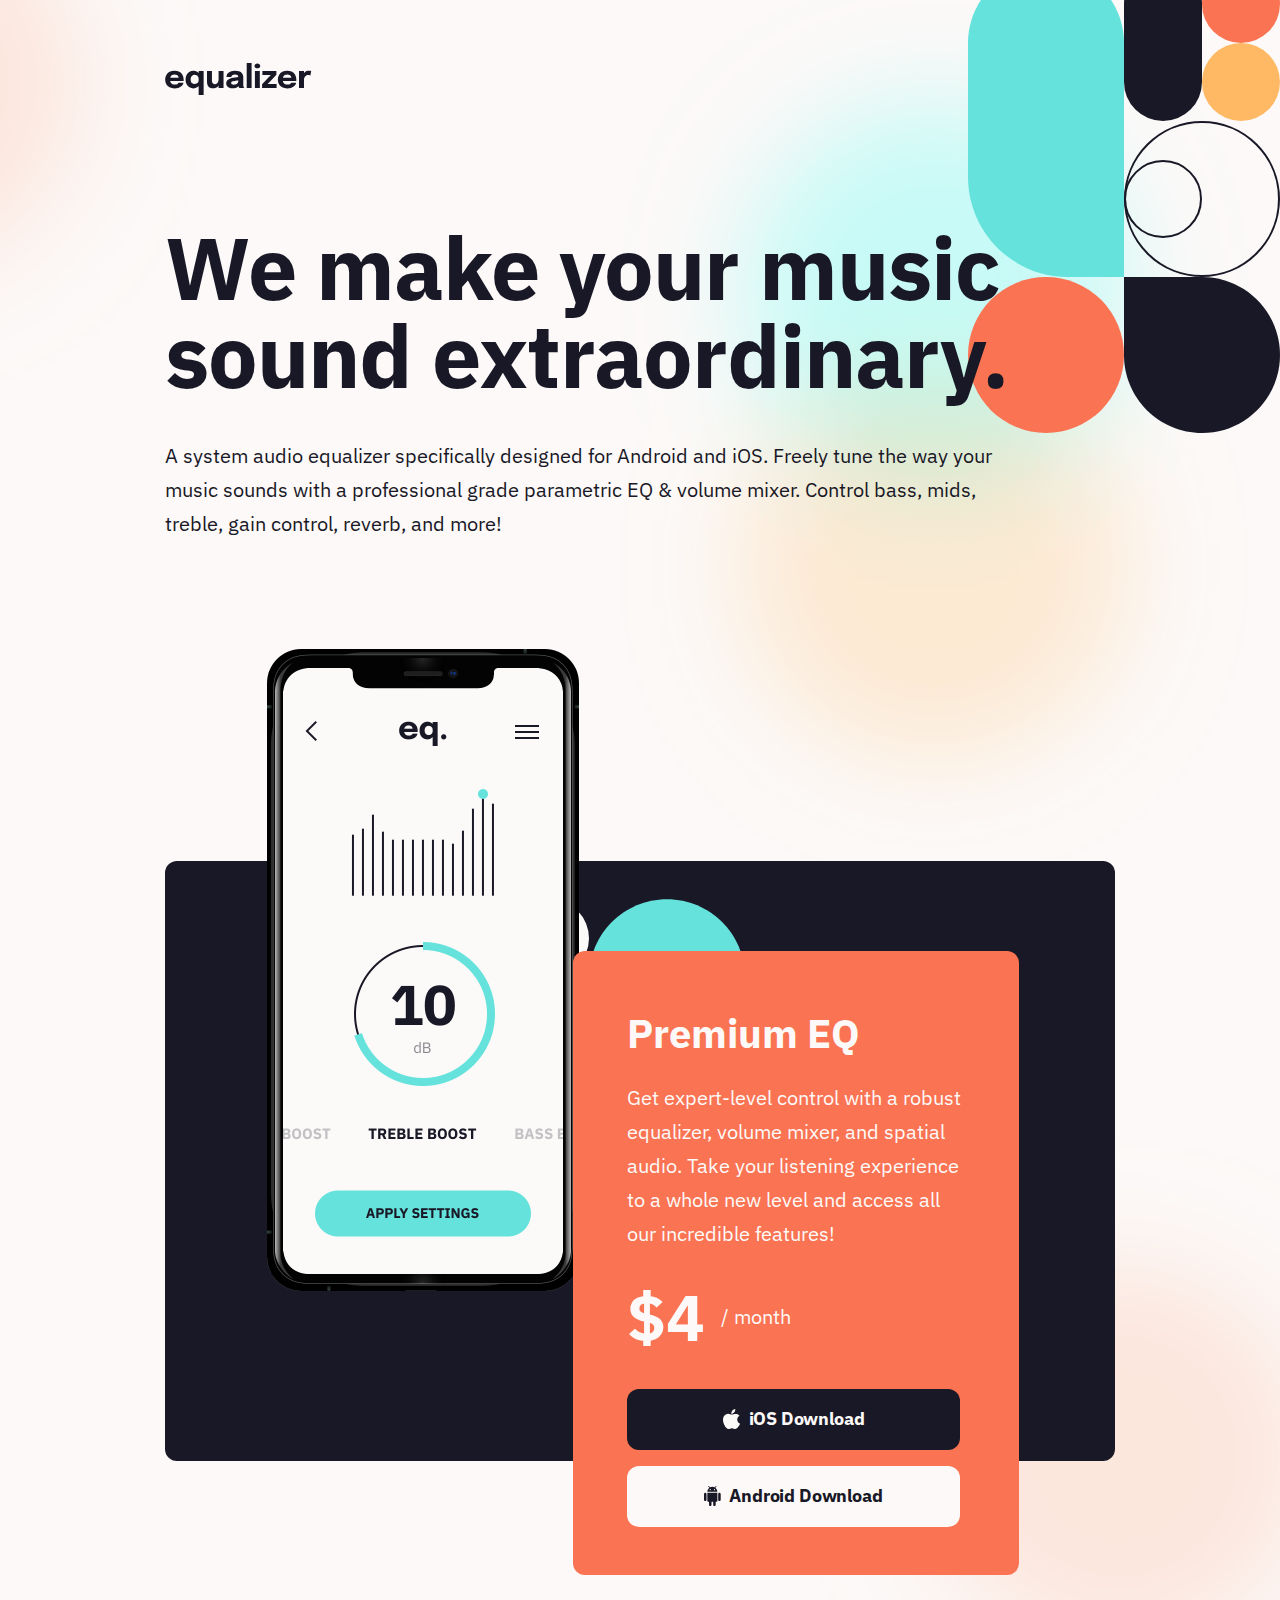
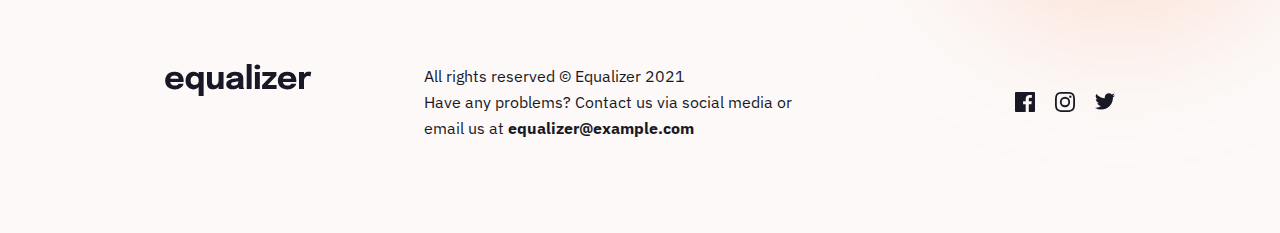
<file: index.html>
<!DOCTYPE html>
<html lang="en">

<head>
  <meta charset="utf-8">
  <meta name="viewport" content="width=device-width, initial-scale=1.0">
  <meta name="author" content="Dave Quah (@Milleus)">

  <link rel="icon" type="image/png" sizes="32x32" href="/assets/favicon-32x32.png">

  <title>Frontend Mentor | Equalizer landing page</title>

  <link rel="preconnect" href="https://fonts.googleapis.com">
  <link rel="preconnect" href="https://fonts.gstatic.com" crossorigin>
  <link href="https://fonts.googleapis.com/css2?family=IBM+Plex+Sans:wght@400;700&display=swap" rel="stylesheet">
  <link rel="stylesheet" href="/global.css">

  <script async src="https://www.googletagmanager.com/gtag/js?id=G-5W6QZZYV2W"></script>
  <script>
    window.dataLayer = window.dataLayer || [];
    function gtag() { dataLayer.push(arguments); }
    gtag('js', new Date());

    gtag('config', 'G-5W6QZZYV2W');
  </script>
</head>

<body class="landing grid">
  <header class="container">
    <img src="/assets/logo.svg" alt="Equalizer logo">
  </header>

  <main>
    <div class="intro container">
      <h1 class="fs-800 fw-700 ls-tight">We make your music sound extraordinary.</h1>
      <p>
        A system audio equalizer specifically designed for Android and iOS. Freely tune the
        way your music sounds with a professional grade parametric EQ & volume mixer. Control
        bass, mids, treble, gain control, reverb, and more!
      </p>
    </div>

    <div class="product">
      <img class="illustration" src="/assets/illustration-app.png" alt="app illustration">
      <div class="cta bg-red-400 text-neutral-200 rounded-12">
        <h2 class="fs-700 fw-700">Premium EQ</h2>
        <p class="description fs-500">
          Get expert-level control with a robust equalizer, volume mixer, and spatial audio. Take
          your listening experience to a whole new level and access all our incredible features!
        </p>
        <p class="price flex fs-900 fw-700">$4 <span class="fs-600 fw-400">/ month</span></p>
        <button class="button" data-type="primary">
          <img src="/assets/icon-apple.svg" alt="">
          iOS Download
        </button>
        <button class="button" data-type="secondary">
          <img src="/assets/icon-android.svg" alt="">
          Android Download
        </button>
      </div>
    </div>
  </main>

  <footer class="container grid">
    <h2 class="sr-only">Copyright, Contact and Social Media</h2>
    <img src="/assets/logo.svg" alt="" aria-hidden="true">
    <div class="copyright-contact fs-1rem-fixed">
      <p>All rights reserved © Equalizer 2021</p>
      <p>
        Have any problems? Contact us via social media or email us at <span class="fw-700">equalizer@example.com</span>
      </p>
    </div>
    <ul class="flex">
      <li>
        <a href="#">
          <span class="sr-only">Facebook</span>
          <img src="/assets/icon-facebook.svg" alt="" aria-hidden="true">
        </a>
      </li>
      <li>
        <a href="#">
          <span class="sr-only">Instagram</span>
          <img src="/assets/icon-instagram.svg" alt="" aria-hidden="true">
        </a>
      </li>
      <li>
        <a href="#">
          <span class="sr-only">Twitter</span>
          <img src="/assets/icon-twitter.svg" alt="" aria-hidden="true">
        </a>
      </li>
    </ul>
  </footer>
</body>

</html>
</file>
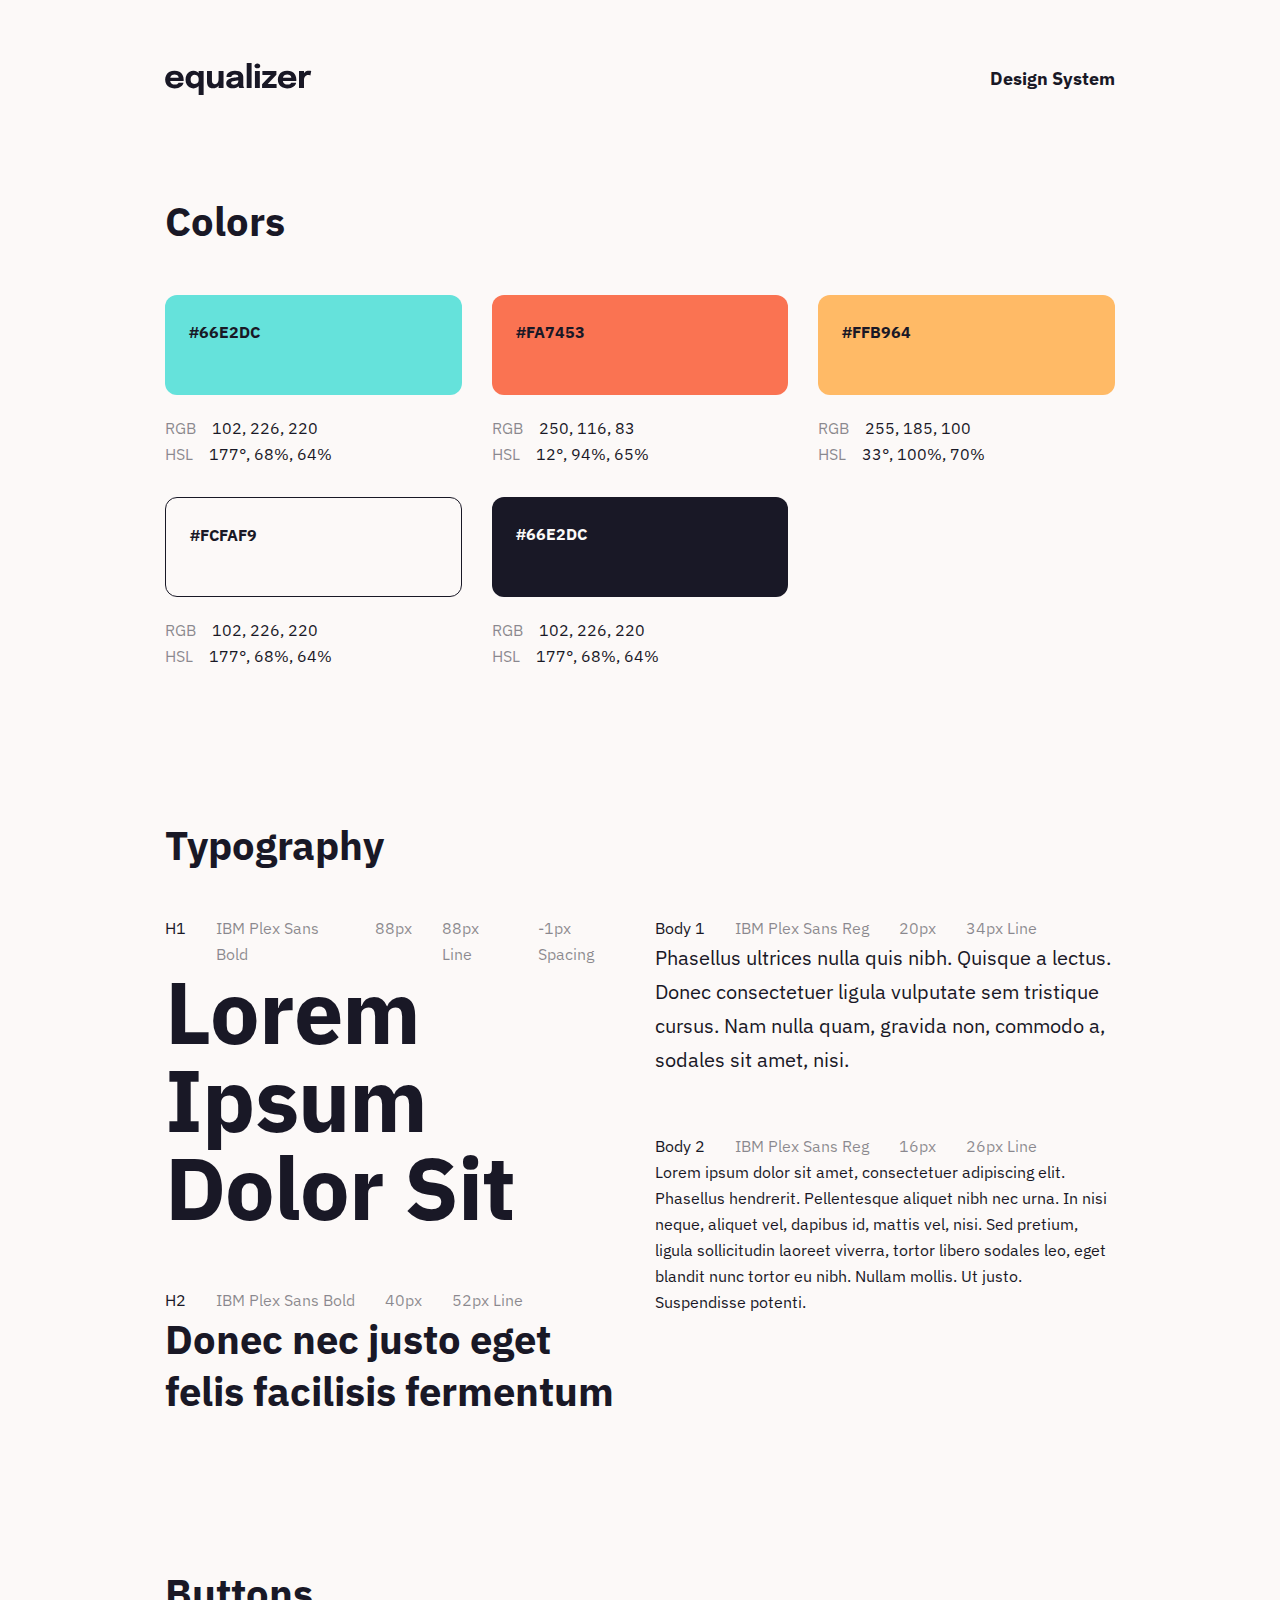
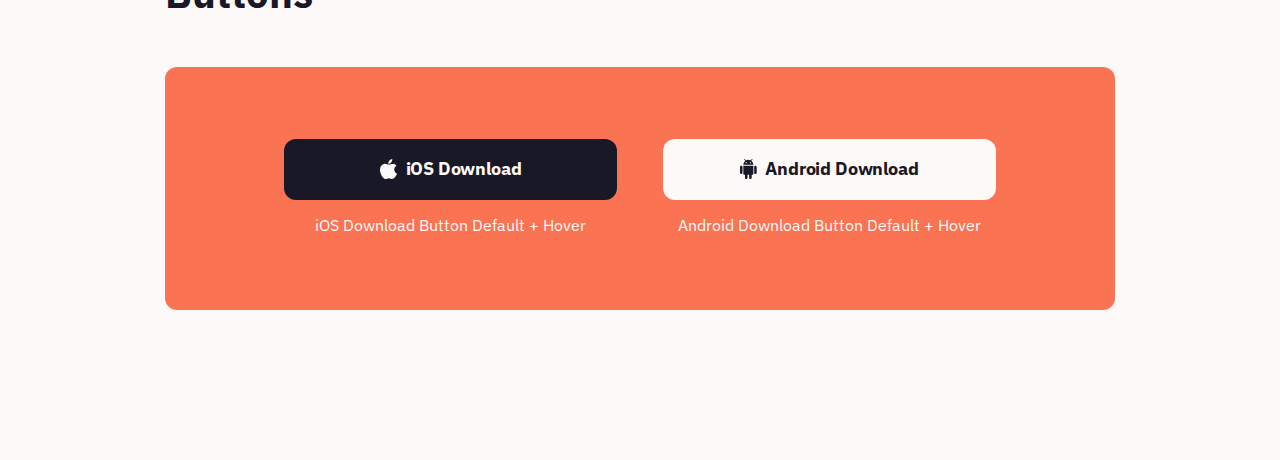
<file: design-system.html>
<!DOCTYPE html>
<html lang="en">

<head>
  <meta charset="utf-8">
  <meta name="viewport" content="width=device-width, initial-scale=1.0">
  <meta name="author" content="Dave Quah (@Milleus)">

  <link rel="icon" type="image/png" sizes="32x32" href="/assets/favicon-32x32.png">

  <title>Frontend Mentor | Equalizer landing page</title>

  <link rel="preconnect" href="https://fonts.googleapis.com">
  <link rel="preconnect" href="https://fonts.gstatic.com" crossorigin>
  <link href="https://fonts.googleapis.com/css2?family=IBM+Plex+Sans:wght@400;700&display=swap" rel="stylesheet">
  <link rel="stylesheet" href="/global.css">
  <link rel="stylesheet" href="/design-system.css">

  <script async src="https://www.googletagmanager.com/gtag/js?id=G-5W6QZZYV2W"></script>
  <script>
    window.dataLayer = window.dataLayer || [];
    function gtag() { dataLayer.push(arguments); }
    gtag('js', new Date());

    gtag('config', 'G-5W6QZZYV2W');
  </script>
</head>

<body>
  <main class="design-system container space-y fs-1rem-fixed">
    <header class="flex">
      <img src="/assets/logo.svg" alt="Equalizer logo">
      <h1 class="fw-700" style="font-size: 1.125rem;">Design System</h1>
    </header>

    <!-- Colors -->
    <section class="colors" aria-labelledby="title-1">
      <h2 class="fs-700 fw-700" id="title-1">Colors</h2>

      <div class="colors-layout grid">
        <div class="space-y">
          <div class="color-box flex bg-cyan-400 rounded-12">
            <p class="fw-700">#66E2DC</p>
          </div>
          <div class="color-details">
            <p class="flex text-neutral-800-50">RGB<span class="text-neutral-800">102, 226, 220</span></p>
            <p class="flex text-neutral-800-50">HSL<span class="text-neutral-800">177°, 68%, 64%</span></p>
          </div>
        </div>
        <div class="space-y">
          <div class="color-box flex bg-red-400 rounded-12">
            <p class="fw-700">#FA7453</p>
          </div>
          <div class="color-details">
            <p class="flex text-neutral-800-50">RGB<span class="text-neutral-800">250, 116, 83</span></p>
            <p class="flex text-neutral-800-50">HSL<span class="text-neutral-800">12°, 94%, 65%</span></p>
          </div>
        </div>
        <div class="space-y">
          <div class="color-box flex bg-orange-400 rounded-12">
            <p class="fw-700">#FFB964</p>
          </div>
          <div class="color-details">
            <p class="flex text-neutral-800-50">RGB<span class="text-neutral-800">255, 185, 100</span></p>
            <p class="flex text-neutral-800-50">HSL<span class="text-neutral-800">33°, 100%, 70%</span></p>
          </div>
        </div>
        <div class="space-y">
          <div class="color-box flex bg-neutral-200 rounded-12" style="border: 1px solid #191826;">
            <p class="fw-700">#FCFAF9</p>
          </div>
          <div class="color-details">
            <p class="flex text-neutral-800-50">RGB<span class="text-neutral-800">102, 226, 220</span></p>
            <p class="flex text-neutral-800-50">HSL<span class="text-neutral-800">177°, 68%, 64%</span></p>
          </div>
        </div>
        <div class="space-y">
          <div class="color-box flex bg-neutral-800 rounded-12">
            <p class="text-neutral-200 fw-700">#66E2DC</p>
          </div>
          <div class="color-details">
            <p class="flex text-neutral-800-50">RGB<span class="text-neutral-800">102, 226, 220</span></p>
            <p class="flex text-neutral-800-50">HSL<span class="text-neutral-800">177°, 68%, 64%</span></p>
          </div>
        </div>
      </div>
    </section>

    <!-- Typography -->
    <section class="typography" aria-labelledby="title-2">
      <h2 class="fs-700 fw-700" id="title-2">Typography</h2>

      <div class="typography-layout flex">
        <div class="column-left space-y">
          <div>
            <p class="flex text-neutral-800-50">
              <span class="text-neutral-800">H1</span>
              <span>IBM Plex Sans Bold</span>
              <span>88px</span>
              <span>88px Line</span>
              <span>-1px Spacing</span>
            </p>
            <p class="fs-800 fw-700 ls-tight">Lorem Ipsum Dolor Sit</p>
          </div>
          <div>
            <p class="flex text-neutral-800-50">
              <span class="text-neutral-800">H2</span>
              <span>IBM Plex Sans Bold</span>
              <span>40px</span>
              <span>52px Line</span>
            </p>
            <p class="fs-700 fw-700">Donec nec justo eget felis facilisis fermentum</p>
          </div>
        </div>
        <div class="column-right space-y">
          <div>
            <p class="flex text-neutral-800-50">
              <span class="text-neutral-800">Body 1</span>
              <span>IBM Plex Sans Reg</span>
              <span>20px</span>
              <span>34px Line</span>
            </p>
            <p class="fs-400">
              Phasellus ultrices nulla quis nibh. Quisque a lectus. Donec consectetuer ligula vulputate
              sem tristique cursus. Nam nulla quam, gravida non, commodo a, sodales sit amet, nisi.
            </p>
          </div>
          <div>
            <p class="flex text-neutral-800-50">
              <span class="text-neutral-800">Body 2</span>
              <span>IBM Plex Sans Reg</span>
              <span>16px</span>
              <span>26px Line</span>
            </p>
            <p class="fs-1rem-fixed">
              Lorem ipsum dolor sit amet, consectetuer adipiscing elit. Phasellus hendrerit.
              Pellentesque aliquet nibh nec urna. In nisi neque, aliquet vel, dapibus id, mattis vel, nisi. Sed pretium,
              ligula sollicitudin laoreet viverra, tortor libero sodales leo, eget blandit nunc tortor eu nibh. Nullam
              mollis. Ut justo. Suspendisse potenti.
            </p>
          </div>
        </div>
      </div>
    </section>

    <!-- Buttons -->
    <section class="buttons" aria-labelledby="title-3">
      <h2 class="fs-700 fw-700" id="title-3">Buttons</h2>

      <div class="buttons-layout grid bg-red-400 rounded-12">
        <div>
          <button class="button" data-type="primary">
            <img src="/assets/icon-apple.svg" alt="" aria-hidden="true">
            iOS Download
          </button>
          <p class="text-neutral-200">iOS Download Button Default + Hover</p>
        </div>
        <div>
          <button class="button" data-type="secondary">
            <img src="/assets/icon-android.svg" alt="" aria-hidden="true">
            Android Download
          </button>
          <p class="text-neutral-200">Android Download Button Default + Hover</p>
        </div>
      </div>
    </section>
  </main>
</body>

</html>
</file>
<file: global.css>
/* ------------------- */
/* Custom properties   */
/* ------------------- */
:root {
  --clr-cyan-400: 177 68% 64%;
  --clr-red-400: 12 94% 65%;
  --clr-orange-400: 33 100% 70%;

  --clr-neutral-200: 20 33% 98%;
  --clr-neutral-800: 244 23% 12%;

  --ff-sans: "IBM Plex Sans", sans-serif;

  --fs-400: 1rem;
  --fs-500: 1.125rem;
  --fs-600: 1.25rem;
  --fs-700: 2rem;
  --fs-800: 2.5rem;
  --fs-900: 4.0625rem;

  --lh-400: 1.625;
  --lh-500: 1.556;
  --lh-600: 1.6;
  --lh-700: 1.25;
  --lh-800: 1.2;
  --lh-900: 0.8;

  --fw-400: 400;
  --fw-700: 700;

  --ls: -0.45px;
}

@media (min-width: 45em) {
  :root {
    --fs-400: 1.125rem;
    --fs-800: 4rem;

    --lh-400: 1.556;
    --lh-800: 1;

    --ls: -0.73px;
  }
}

@media (min-width: 70em) {
  :root {
    --fs-400: 1.25rem;
    --fs-500: 1.25rem;
    --fs-700: 2.5rem;
    --fs-800: 5.5rem;

    --lh-400: 1.7;
    --lh-500: 1.7;
    --lh-700: 1.3;
    --lh-800: 1;

    --ls: -1px;
  }
}

/* ------------------- */
/* Reset               */
/* ------------------- */

/* Box sizing rules */
*,
*::before,
*::after {
  box-sizing: border-box;
}

/* Remove default margin */
body,
h1,
h2,
h3,
h4,
p,
figure,
blockquote,
dl,
dd {
  margin: 0;
}

/* Remove list styles on ul, ol elements with a list role, which suggests default styling will be removed */
ul[role="list"],
ol[role="list"] {
  list-style: none;
}

/* Set core root defaults */
html:focus-within {
  scroll-behavior: smooth;
}

/* Set core body defaults */
body {
  min-height: 100vh;
  text-rendering: optimizeSpeed;
  line-height: var(--lh-400);
  font-family: var(--ff-sans);
  font-size: var(--fs-400);
  font-weight: var(--fw-400);
  background-color: hsl(var(--clr-neutral-200));
  color: hsl(var(--clr-neutral-800));
}

/* A elements that don't have a class get default styles */
a:not([class]) {
  text-decoration-skip-ink: auto;
}

/* Make images easier to work with */
img,
picture {
  max-width: 100%;
  display: block;
}

/* Inherit fonts for inputs and buttons */
input,
button,
textarea,
select {
  font: inherit;
}

/* Remove all animations, transitions and smooth scroll for people that prefer not to see them */
@media (prefers-reduced-motion: reduce) {
  html:focus-within {
    scroll-behavior: auto;
  }

  *,
  *::before,
  *::after {
    animation-duration: 0.01ms !important;
    animation-iteration-count: 1 !important;
    transition-duration: 0.01ms !important;
    scroll-behavior: auto !important;
  }
}

/* ------------------- */
/* Composition         */
/* ------------------- */
.flex {
  display: flex;
  gap: var(--flex-gap, 1rem);
}

.grid {
  display: grid;
  gap: var(--grid-gap, 1rem);
}

.space-y > *:where(:not(:first-child)) {
  margin-top: var(--space, 1rem);
}

.container {
  margin-inline: 1.5rem;
}

@media (min-width: 45em) {
  .container {
    margin-inline: 2.5rem;
  }
}

@media (min-width: 70em) {
  .container {
    margin-inline: 10.3125rem;
  }
}

/* ------------------- */
/* Utility             */
/* ------------------- */
.sr-only {
  position: absolute;
  width: 1px;
  height: 1px;
  padding: 0;
  margin: -1px;
  overflow: hidden;
  clip: rect(0, 0, 0, 0);
  white-space: nowrap;
  border: 0;
}

.bg-cyan-400 {
  background-color: hsl(var(--clr-cyan-400));
}
.bg-red-400 {
  background-color: hsl(var(--clr-red-400));
}
.bg-orange-400 {
  background-color: hsl(var(--clr-orange-400));
}
.bg-neutral-200 {
  background-color: hsl(var(--clr-neutral-200));
}
.bg-neutral-800 {
  background-color: hsl(var(--clr-neutral-800));
}

.text-neutral-200 {
  color: hsl(var(--clr-neutral-200));
}
.text-neutral-800 {
  color: hsl(var(--clr-neutral-800));
}

.fs-400 {
  font-size: var(--fs-400);
  line-height: var(--lh-400);
}
.fs-500 {
  font-size: var(--fs-500);
  line-height: var(--lh-500);
}
.fs-600 {
  font-size: var(--fs-600);
  line-height: var(--lh-600);
}
.fs-700 {
  font-size: var(--fs-700);
  line-height: var(--lh-700);
}
.fs-800 {
  font-size: var(--fs-800);
  line-height: var(--lh-800);
}
.fs-900 {
  font-size: var(--fs-900);
  line-height: var(--lh-900);
}
.fs-1rem-fixed {
  font-size: 1rem;
  line-height: 1.625;
}

.fw-400 {
  font-weight: var(--fw-400);
}
.fw-700 {
  font-weight: var(--fw-700);
}

.ls-tight {
  letter-spacing: var(--ls);
}

.rounded-12 {
  border-radius: 12px;
}

/* ------------------- */
/* Block               */
/* ------------------- */
.landing {
  --grid-gap: 0;
  grid-template-rows: min-content auto min-content;
  grid-template-areas:
    "header"
    "main"
    "footer";
  min-height: 100vh;
  min-width: fit-content;
  background-image: url(/assets/bg-main-mobile.png);
  background-repeat: no-repeat;
  background-position: right -200px top -200px;
  padding-block: 2.5rem;
}

.landing > header {
  grid-area: header;
}

.landing > main {
  grid-area: main;
}

.landing > footer {
  grid-area: footer;
}

.intro {
  margin-top: 4rem;
}

.intro > h1 {
  max-width: 15ch;
}

.intro > p {
  max-width: 47ch;
  margin-top: 1.5rem;
}

.product {
  margin-top: 4.25rem;
  position: relative;
}

.product::before {
  content: "";
  position: absolute;
  top: 6.125rem;
  inset-inline: 0;
  min-height: 37.5rem;
  background-color: hsl(var(--clr-neutral-800));
  border-radius: 12px;
  background-image: url(/assets/bg-pattern-2.svg);
  background-repeat: no-repeat;
  background-position: center top;
  background-size: 280px;
}

.product > .illustration {
  position: relative;
  max-width: 13.0625rem;
  margin-inline: auto;
  z-index: 1;
}

.product > .cta {
  position: relative;
  padding: 3rem 2.25rem;
  margin-top: 3rem;
  z-index: 2;
}

.product > .cta .description {
  margin-top: 0.75rem;
}

.product > .cta .price {
  margin-block: 2.25rem 2rem;
  align-items: center;
}

.product > .cta button:last-of-type {
  margin-top: 1rem;
}

footer {
  --grid-gap: 2rem;
  grid-template-areas:
    "logo"
    "copy-contact"
    "social";
  margin-top: 4rem;
}

footer > img {
  grid-area: logo;
}

footer > .copyright-contact {
  grid-area: copy-contact;
  max-width: 40ch;
}

footer > ul {
  --flex-gap: 1.25rem;
  grid-area: social;
  list-style: none;
  padding: 0;
  margin: 2rem 0 0;
}

footer > ul li::before {
  content: "\200B";
  display: block;
  height: 0;
}

footer > ul li a:hover img,
footer > ul li a:focus img {
  filter: invert(81%) sepia(43%) saturate(7373%) hue-rotate(326deg)
    brightness(100%) contrast(97%);
}

@media (min-width: 45em) {
  .landing {
    background-image: url(/assets/bg-pattern-1.svg),
      url(/assets/bg-main-tablet.png);
    background-position: right -40px top -40px, right -100px top -250px;
    background-size: 270px, auto;
    padding-block: 3.875rem 5.3125rem;
  }

  .intro {
    margin-top: 5.9375rem;
  }

  .intro > p {
    margin-top: 1.75rem;
  }

  .product {
    margin-top: 6.9375rem;
    margin-inline: 2.5rem;
  }

  .product::before {
    top: 8.625rem;
    background-position: left 55% top -15%;
  }

  .product > .illustration {
    max-width: 16.875rem;
    margin-inline: 3.5rem auto;
  }

  .product > .cta {
    max-width: 25rem;
    padding: 3rem;
    margin-top: -16.75rem;
    margin-inline: auto 3.625rem;
  }

  footer {
    --grid-gap: 2rem;
    grid-template-areas:
      "logo logo"
      "copy-contact social";
    margin-top: 5.5rem;
  }

  footer > ul {
    justify-self: flex-end;
    align-items: center;
    margin: 0;
  }
}

@media (min-width: 70em) {
  .landing {
    background-image: url(/assets/bg-pattern-1.svg),
      url(/assets/bg-main-desktop.png);
    background-position: right top -35px, right -180px top -260px;
    background-size: auto;
    padding-block: 3.875rem 5.75rem;
  }

  .intro {
    margin-top: 8rem;
  }

  .intro > h1 {
    max-width: 20ch;
  }

  .intro > p {
    max-width: 70ch;
    margin-top: 2.5rem;
  }

  .product {
    margin-top: 6.75rem;
    margin-inline: 10.3125rem;
  }

  .product::before {
    top: 13.25rem;
    background-position: left 42% top -30%;
    background-size: auto;
  }

  .product > .illustration {
    max-width: 19.5rem;
    margin-inline: 6.375rem auto;
  }

  .product > .cta {
    max-width: 27.875rem;
    padding: 3.5rem 3.375rem 3rem;
    margin-top: -21.25rem;
    margin-inline: auto 6rem;
  }

  .product > .cta .description {
    margin-top: 1.375rem;
  }

  .product > .cta .price {
    margin-block: 2.5rem 2.875rem;
  }

  .product > .cta button:last-of-type {
    margin-top: 1rem;
  }

  footer {
    grid-template-areas: "logo copy-contact social";
  }
}

/* ------------------- */
/* Exception           */
/* ------------------- */
.button {
  cursor: pointer;
  background-color: transparent;
  border: 0;
  padding: 0;
  font-size: 1.125rem;
  font-weight: var(--fw-700);
  line-height: 1.778;
  letter-spacing: -0.18px;
  text-align: center;
}

.button[data-type="primary"] {
  display: flex;
  align-items: center;
  justify-content: center;
  gap: 0.44em;
  padding: 0.8em 1.6em;
  border-radius: 12px;
  width: 100%;
  max-width: 18.5em;
  background-color: hsl(var(--clr-neutral-800));
  color: hsl(var(--clr-neutral-200));
  transition: background-color 200ms ease-in-out;
}

.button[data-type="primary"]:hover,
.button[data-type="primary"]:focus {
  background-color: hsl(var(--clr-cyan-400));
}

.button[data-type="secondary"] {
  display: flex;
  align-items: center;
  justify-content: center;
  gap: 0.44em;
  padding: 0.8em 1.6em;
  border-radius: 12px;
  width: 100%;
  max-width: 18.5em;
  background-color: hsl(var(--clr-neutral-200));
  color: hsl(var(--clr-neutral-800));
  transition: background-color 200ms ease-in-out;
}

.button[data-type="secondary"]:hover,
.button[data-type="secondary"]:focus {
  background-color: hsl(var(--clr-orange-400));
}
</file>
<file: design-system.css>
.design-system {
  margin-block: 3.875rem 9.375rem;
}

.design-system > header {
  align-items: center;
  justify-content: space-between;
}

.text-neutral-800-50 {
  color: hsl(var(--clr-neutral-800) / 0.5);
}

/* ------------------- */
/* Colors              */
/* ------------------- */
.colors {
  margin-top: 6.25rem;
}

.colors-layout {
  --grid-gap: 1.875rem;
  --space: 1.25rem;
  grid-template-columns: repeat(3, 1fr);
  margin-top: 3rem;
}

.colors-layout .color-box {
  height: 6.25rem;
  padding: 1.5rem;
}

/* ------------------- */
/* Typography          */
/* ------------------- */
.typography {
  margin-top: 9.375rem;
}

.typography-layout {
  --flex-gap: 1.875rem;
  margin-top: 2.75rem;
}

.typography-layout .column-left {
  --space: 3.5rem;
  flex-basis: 50%;
}

.typography-layout .column-right {
  --space: 3.5rem;
  flex-basis: 50%;
}

/* ------------------- */
/* Buttons             */
/* ------------------- */
.buttons {
  margin-top: 9.375rem;
}

.buttons-layout {
  --grid-gap: 1.875rem;
  grid-template-columns: repeat(2, 1fr);
  padding: 4.5rem 6.9375rem;
  margin-top: 3rem;
}

.buttons-layout button {
  margin-inline: auto;
}

.buttons-layout p {
  text-align: center;
  margin-top: 0.75rem;
}
</file>
